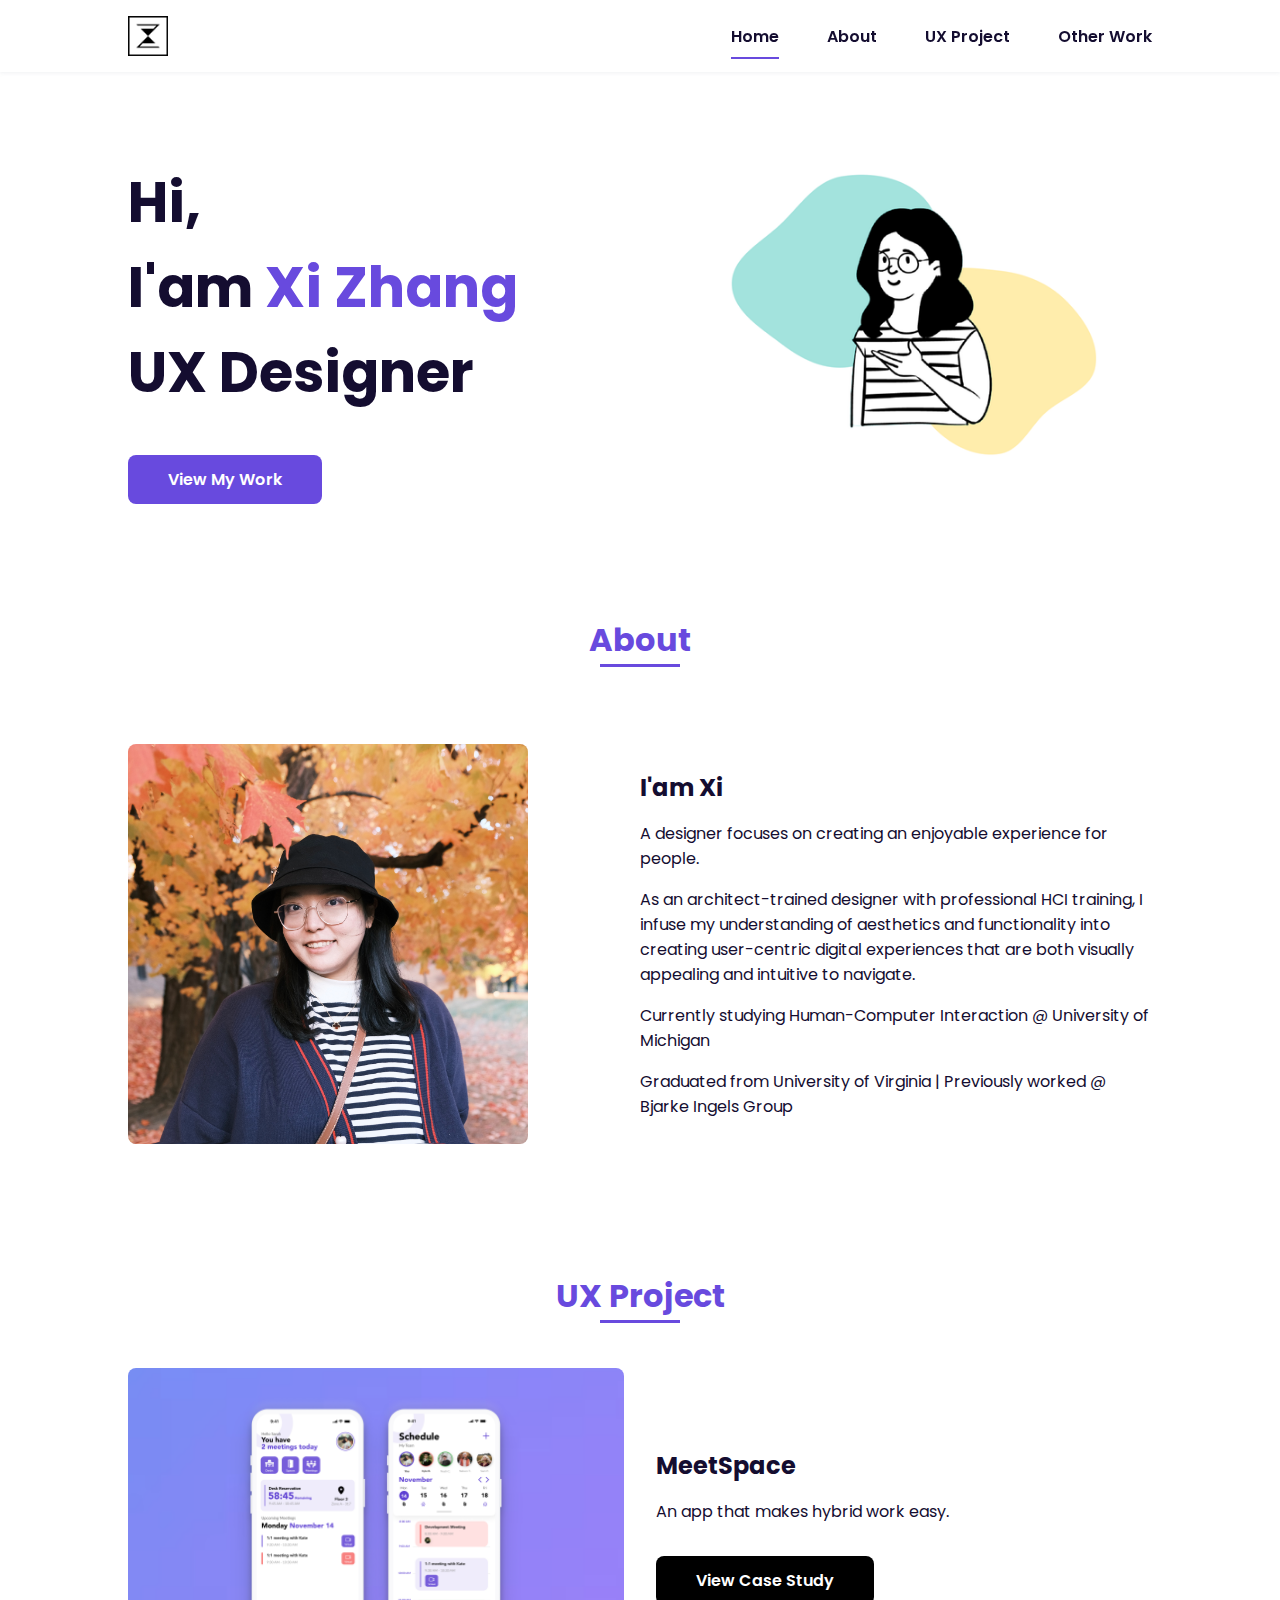
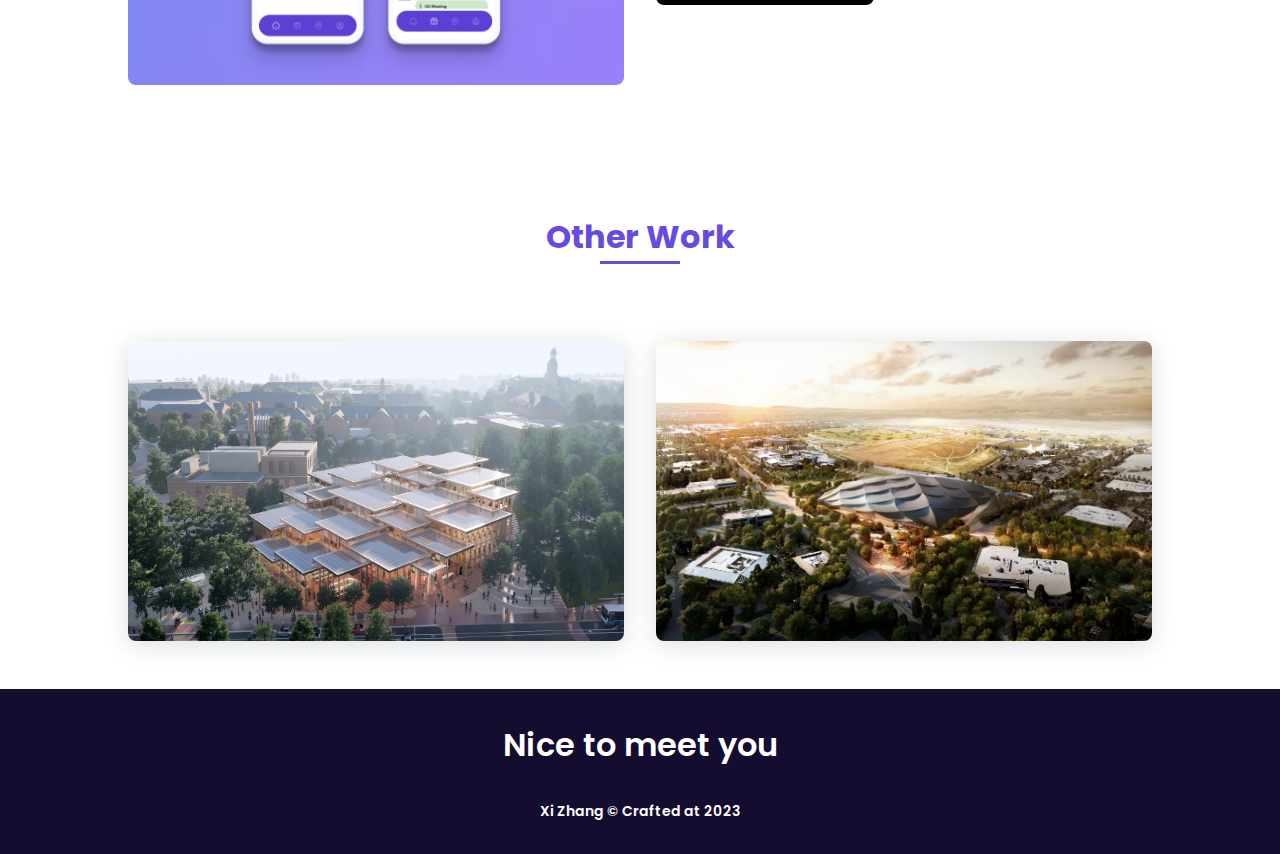
<file: index.html>
<!DOCTYPE html>
<html lang="en">
    <head>
        <meta charset="UTF-8">
        <meta name="viewport" content="width=device-width, initial-scale=1.0">

        <link rel="stylesheet" href="assets/css/styles.css">
        <link href="https://fonts.googleapis.com/css2?family=Poppins:wght@400;600;700&display=swap" rel="stylesheet">

        <link rel="icon" href="assets/img/logo.png" type="image/png">
        <title>Xi Zhang's Portfolio</title>
    </head>
    <body>
        <!--===== HEADER =====-->
        <header class="l-header">
            <nav class="nav bd-grid">
                <div>
                    <a href="#" id="jump-to-top" class="nav__logo"><img src="assets/img/logo.png" width="40px" alt="Xi Zhang_logo"></a>
                </div>

                <div class="nav__menu" id="nav-menu">
                    <ul class="nav__list">
                        <li class="nav__item"><a href="index.html" class="nav__link active">Home</a></li>
                        <li class="nav__item"><a href="about.html" class="nav__link">About</a></li>
                        <li class="nav__item"><a href="ux.html" class="nav__link">UX Project</a></li>
                        <li class="nav__item"><a href="other.html" class="nav__link">Other Work</a></li>
                    </ul>
                </div>
            </nav>
        </header>

        <main class="l-main">
            <!--===== HOME =====-->
            <section class="home bd-grid" id="home">
                <div class="home__data">
                    <h1 class="home__title">Hi,<br>I'am <span class="home__title-color">Xi Zhang</span><br> UX Designer</h1>
                    <a href="ux.html" class="button">View My Work</a>
                </div>

                <div class="home__img">
                    <image src="assets/img/portrait.png" width="500" alt="photo of Xi"/>
                </div>
            </section>

            <!--===== ABOUT =====-->
            <section class="about section " id="about">
                <h2 class="section-title">About</h2>

                <div class="about__container bd-grid">
                    <div class="about__img">
                        <img src="assets/img/about.jpg" wdith="600px" alt="Xi's photo">
                    </div>
                    
                    <div>
                        <h2 class="about__subtitle">I'am Xi</h2>
                        <p class="about__text">A designer focuses on creating an enjoyable experience for people.</p>
                        <p class="about__text">As an architect-trained designer with professional HCI training, I infuse my understanding of aesthetics and functionality into creating user-centric digital experiences that are both visually appealing and intuitive to navigate.</p>
                        <p class="about__text">Currently studying Human-Computer Interaction @ University of Michigan</p>
                        <p class="about__text"></p>
                        Graduated from University of Virginia | Previously worked @ Bjarke Ingels Group </p>
                    </div>
                </div>
            </section>

            <!--===== UX Project =====-->
            <section class="ux section" id="ux">
                <h2 class="section-title">UX Project</h2>

                <div class="ux__container bd-grid">
                    <div>
                        <img src="assets/img/Cover.png" alt="project cover" class="ux__img">
                    </div>
                    <div>
                        <h2 class="ux__subtitle">MeetSpace</h2>
                        <p class="ux__text">An app that makes hybrid work easy.</p>
                        <a href="ux.html" class="ux__button">View Case Study</a>
                    </div>

                    

                </div>
            </section>

            <!--===== WORK =====-->
            <section class="work section" id="work">
                <h2 class="section-title">Other Work</h2>

                <div class="work__container bd-grid">
                    <a href="https://www.archdaily.com/950923/big-selected-to-design-a-socially-engaging-hub-for-the-johns-hopkins-university" class="work__img">
                        <img src="assets/img/work1.jpeg" alt="JHU student center">
                    </a>
                    <a href="https://big.dk/projects/google-hq-3070" class="work__img">
                        <img src="assets/img/work2.jpeg" alt="Google Charleston East">
                    </a>
                    
                </div>
            </section>

        </main>

        <!--===== FOOTER =====-->
        <footer class="footer">
            <p class="footer__title">Nice to meet you</p>
            <p class="footer__copy">Xi Zhang &#169; Crafted at 2023</p>
        </footer>

        <!--===== MAIN JS =====-->

        <script>
            document.getElementById('jump-to-top').addEventListener('click', function(event) {
              event.preventDefault();
              window.scrollTo({ top: 0, behavior: 'smooth' });
            });
          </script>
    </body>
</html>
</file>
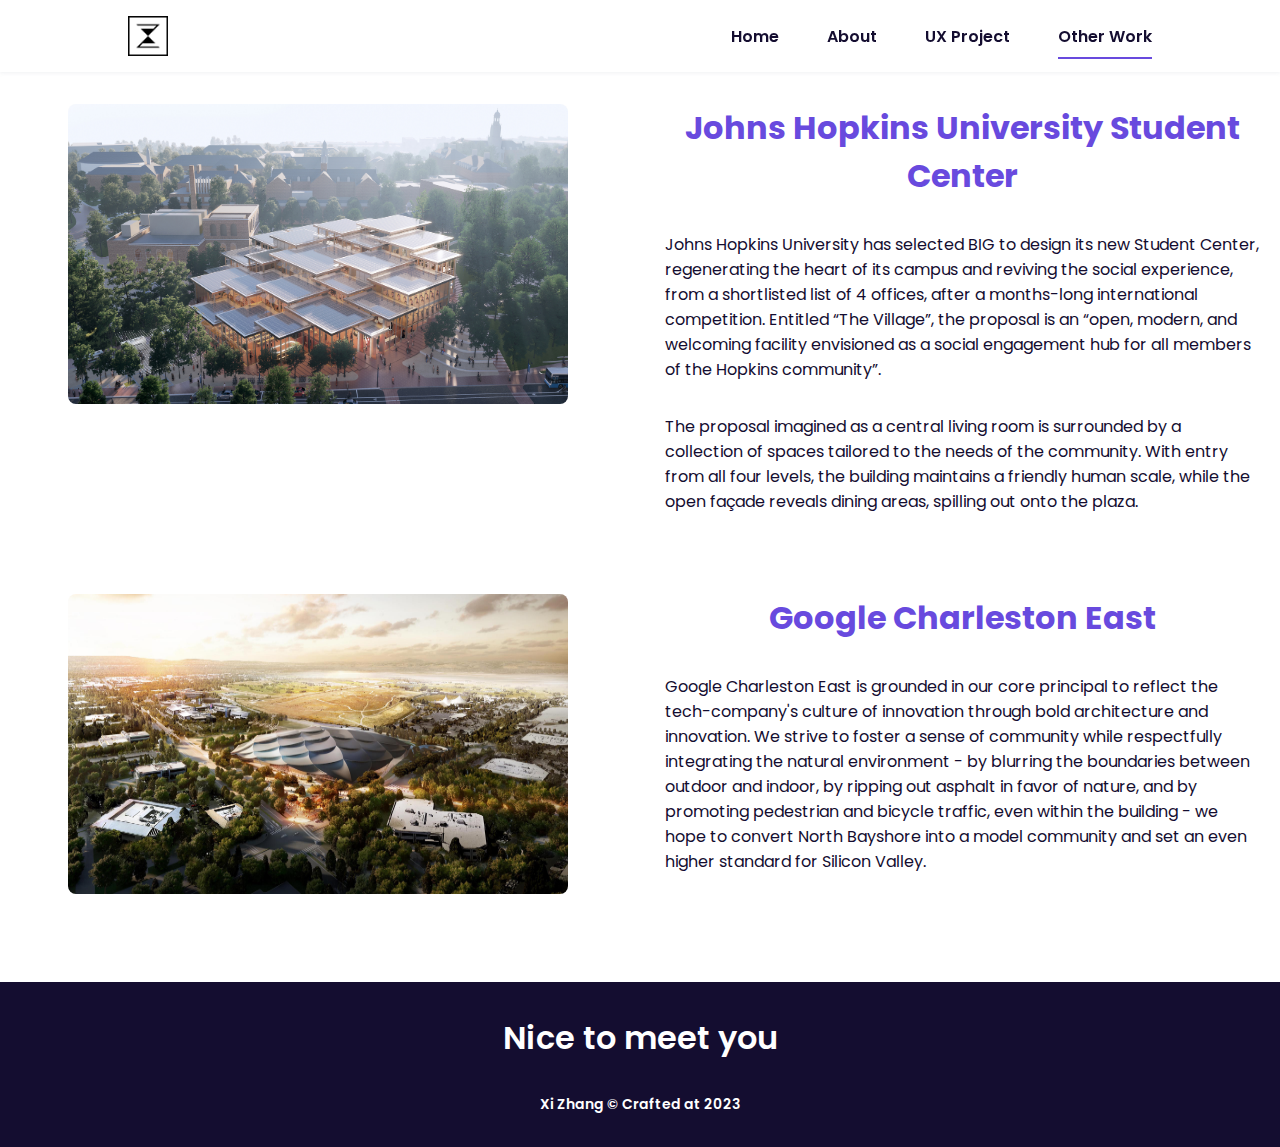
<file: other.html>
<!DOCTYPE html>
<html lang="en">
    <head>
        <meta charset="UTF-8">
        <meta name="viewport" content="width=device-width, initial-scale=1.0">

        <link rel="stylesheet" href="assets/css/styles.css">
        <link href="https://fonts.googleapis.com/css2?family=Poppins:wght@400;600;700&display=swap" rel="stylesheet">

        <link rel="icon" href="assets/img/logo.png" type="image/png">
        <title>Xi Zhang's Portfolio</title>
    </head>
    <body>
        <!--===== HEADER =====-->
        <header class="l-header">
            <nav class="nav bd-grid">
                <div>
                    <a href="#" id="jump-to-top" class="nav__logo"><img src="assets/img/logo.png" width="40px" alt="Xi Zhang_logo"></a>
                </div>

                <div class="nav__menu" id="nav-menu">
                    <ul class="nav__list">
                        <li class="nav__item"><a href="index.html" class="nav__link">Home</a></li>
                        <li class="nav__item"><a href="about.html" class="nav__link">About</a></li>
                        <li class="nav__item"><a href="ux.html" class="nav__link">UX Project</a></li>
                        <li class="nav__item"><a href="other.html" class="nav__link  active">Other Work</a></li>
                    </ul>
                </div>
            </nav>
        </header>

        <main class="l-main">
            <!--===== ABOUT =====-->
            <section class="work section" id="work">

                <div class="project__container">
                    <div class="column">
                    <a href="https://www.archdaily.com/950923/big-selected-to-design-a-socially-engaging-hub-for-the-johns-hopkins-university" class="work__img">
                        <img src="assets/img/work1.jpeg" alt="JHU student center">
                    </a>
                    </div>
                     <div class="column">
                        <h2 class="section-subtitle" style="color:#684ADE">Johns Hopkins University Student Center </h2>
                        <p>Johns Hopkins University has selected BIG to design its new Student Center, regenerating the heart of its campus and reviving the social experience, from a shortlisted list of 4 offices, after a months-long international competition. Entitled “The Village”, the proposal is an “open, modern, and welcoming facility envisioned as a social engagement hub for all members of the Hopkins community”.</p> <p>The proposal imagined as a central living room is surrounded by a collection of spaces tailored to the needs of the community. With entry from all four levels, the building maintains a friendly human scale, while the open façade reveals dining areas, spilling out onto the plaza.</p>
                    </div>    
                </div>

                <div class="project__container">
                    <div class="column">
                        <a href="https://big.dk/projects/google-hq-3070" class="work__img">
                            <img src="assets/img/work2.jpeg" alt="Google Charleston East">
                        </a>
                    </div>
                     <div class="column">
                        <h2 class="section-subtitle" style="color:#684ADE">Google Charleston East </h2>
                        <p>Google Charleston East is grounded in our core principal to reflect the tech-company's culture of innovation through bold architecture and innovation. We strive to foster a sense of community while respectfully integrating the natural environment - by blurring the boundaries between outdoor and indoor, by ripping out asphalt in favor of nature, and by promoting pedestrian and bicycle traffic, even within the building - we hope to convert North Bayshore into a model community and set an even higher standard for Silicon Valley.</p>
                    </div>    
                </div>




            </section>

        </main>

        <!--===== FOOTER =====-->
        <footer class="footer">
            <p class="footer__title">Nice to meet you</p>
            <p class="footer__copy">Xi Zhang &#169; Crafted at 2023</p>
        </footer>

        <!--===== MAIN JS =====-->
        <script>
            document.getElementById('jump-to-top').addEventListener('click', function(event) {
              event.preventDefault();
              window.scrollTo({ top: 0, behavior: 'smooth' });
            });
          </script>
    </body>
</html>
</file>
<file: assets/css/styles.css>
/*===== VARIABLES CSS =====*/
:root {
  --header-height: 3rem;
  --font-semi: 600;
  /*===== Colores =====*/
  /*#684ADE*/
  /* HSL color mode */
  --hue-color: 252;
  --first-color: hsl(var(--hue-color), 69%, 58%);
  --second-color: hsl(var(--hue-color), 56%, 12%);
  /*===== Fuente y tipografia =====*/
  --body-font: 'Poppins', sans-serif;
  --big-font-size: 2rem;
  --h2-font-size: 1.25rem;
  --normal-font-size: .938rem;
  --smaller-font-size: .75rem;
  /*===== Margenes =====*/
  --mb-2: 1rem;
  --mb-4: 2rem;
  --mb-5: 2.5rem;
  --mb-6: 3rem;
  /*===== z index =====*/
  --z-back: -10;
  --z-fixed: 100;
}

@media screen and (min-width: 968px) {
  :root {
    --big-font-size: 3.5rem;
    --h2-font-size: 2rem;
    --normal-font-size: 1rem;
    --smaller-font-size: .875rem;
  }
}

/*===== BASE =====*/
*, ::before, ::after {
  box-sizing: border-box;
}

html {
  scroll-behavior: smooth;
}

body {
  margin: var(--header-height) 0 0 0;
  font-family: var(--body-font);
  font-size: var(--normal-font-size);
  color: var(--second-color);
}

h1, h2, p {
  margin: 0;
}

ul {
  margin: 0;
  padding: 0;
  list-style: none;
}

a {
  text-decoration: none;
}

img {
  max-width: 100%;
  height: auto;
  display: block;
}

/*===== CLASS CSS ===== */
.section-title {
  position: relative;
  font-size: var(--h2-font-size);
  color: var(--first-color);
  margin-top: var(--mb-2);
  margin-bottom: var(--mb-4);
  text-align: center;
}

.section-title::after {
  position: absolute;
  content: '';
  width: 64px;
  height: 0.18rem;
  left: 0;
  right: 0;
  margin: auto;
  top: 2rem;
  background-color: var(--first-color);
}

.section {
  padding-top: 3rem;
  padding-bottom: 2rem;
}

/*===== LAYOUT =====*/
.bd-grid {
  max-width: 1024px;
  display: grid;
  margin-left: var(--mb-2);
  margin-right: var(--mb-2);
}

.l-header {
  width: 100%;
  position: fixed;
  top: 0;
  left: 0;
  z-index: var(--z-fixed);
  background-color: #fff;
  box-shadow: 0 1px 4px rgba(146, 161, 176, 0.15);
}

/*===== NAV =====*/
.nav {
  height: var(--header-height);
  display: flex;
  justify-content: space-between;
  align-items: center;
  font-weight: var(--font-semi);
}

@media screen and (max-width: 767px) {
  .nav__menu {
    position: fixed;
    top: var(--header-height);
    right: -100%;
    width: 80%;
    height: 100%;
    padding: 2rem;
    background-color: var(--second-color);
    transition: .5s;
  }
}

.nav__item {
  margin-bottom: var(--mb-4);
}

.nav__link {
  position: relative;
  color: #fff;
}

.nav__link:hover {
  position: relative;
}

.nav__link:hover::after {
  position: absolute;
  content: '';
  width: 100%;
  height: 0.18rem;
  left: 0;
  top: 2rem;
  background-color: var(--first-color);
}

.nav__logo {
  color: var(--second-color);
}

.nav__toggle {
  color: var(--second-color);
  font-size: 1.5rem;
  cursor: pointer;
}

/*Active menu*/
.active::after {
  position: absolute;
  content: '';
  width: 100%;
  height: 0.18rem;
  left: 0;
  top: 2rem;
  background-color: var(--first-color);
}

/*=== Show menu ===*/
.show {
  right: 0;
}

/*===== HOME =====*/
.home {
  position: relative;
  row-gap: 5rem;
  padding: 4rem 0 5rem;
}

.home__data {
  align-self: center;
}

.home__title {
  font-size: var(--big-font-size);
  margin-bottom: var(--mb-5);
}

.home__title-color {
  color: var(--first-color);
}

.home__social {
  display: flex;
  flex-direction: column;
}

.home__social-icon {
  width: max-content;
  margin-bottom: var(--mb-2);
  font-size: 1.5rem;
  color: var(--second-color);
}

.home__social-icon:hover {
  color: var(--first-color);
}

.home__img {
  position: absolute;
  right: 0;
  bottom: 0;
  width: 260px;
}

.home__blob {
  fill: var(--first-color);
}


/*BUTTONS*/
.button {
  display: inline-block;
  background-color: var(--first-color);
  color: #fff;
  padding: .75rem 2.5rem;
  font-weight: var(--font-semi);
  border-radius: .5rem;
  transition: .3s;
}

.button:hover {
  box-shadow: 0px 10px 36px rgba(0, 0, 0, 0.15);
}

/* ===== ABOUT =====*/
.about__container {
  row-gap: 2rem;
  text-align: center;
}

.about__subtitle {
  margin-bottom: var(--mb-2);
}

.about__text {
  margin-top: var(--mb-2);
}

.about__img {
  justify-self: left;
}

.about__img img {
  width: 400px;
  border-radius: .5rem;
}

.about_title {
  display: flex;
  margin-left: 20rem;
  margin-right: 20rem;
}

/* ===== UX Project =====*/
.ux__project {
  margin-left: 10%;
  margin-right: 10%;
}

.ux__container {
  row-gap: 2rem;
  text-align: center;
}

.ux__subtitle {
  margin-bottom: var(--mb-2);
}

.ux__text {
  margin-bottom: var(--mb-4);
}

.ux__data {
  display: flex;
  justify-content: space-between;
  align-items: center;
  position: relative;
  font-weight: var(--font-semi);
  padding: .5rem 1rem;
  margin-bottom: var(--mb-4);
  border-radius: .5rem;
  box-shadow: 0px 4px 25px rgba(14, 36, 49, 0.15);
}

.ux__icon {
  font-size: 2rem;
  margin-right: var(--mb-2);
  color: var(--first-color);
}

.ux__names {
  display: flex;
  align-items: center;
}

.ux__bar {
  position: absolute;
  left: 0;
  bottom: 0;
  background-color: var(--first-color);
  height: .25rem;
  border-radius: .5rem;
  z-index: var(--z-back);
}
.ux__button {
  display: inline-block;
  background-color: black;
  color: #fff;
  padding: .75rem 2.5rem;
  font-weight: var(--font-semi);
  border-radius: .5rem;
  transition: .3s;
}

.ux__html {
  width: 95%;
}

.ux__css {
  width: 85%;
}

.ux__js {
  width: 65%;
}

.ux__ux {
  width: 85%;
}

.ux__img {
  border-radius: .5rem;
}

.ux__project img {
  margin-left: auto;
  margin-right: auto;
  width: 100%;
  height: auto;
}



.project__container {
  margin: 0px;
  padding-top: 20px;
  padding-bottom: 20px;
  box-sizing: border-box;
  display: flex;
  flex-wrap: wrap;
  justify-content: center;

}

.project__container img {
  margin-left: auto;
  margin-right: auto;
  width: 100%;
  height: auto;
}

.column {
  flex: 1;
  margin-right: 10px;
  padding: 20px;
  box-sizing: border-box;
}

.column img {
  width: 100%;
  height: 60%;
  border-radius: .5rem;
}

.column p {
  display: flexbox;
  margin-top: 2rem;
}

.column:last-child {
  margin-right: 0;
}

.section-subtitle {
  width: 100%;
  position: relative;
  font-size: var(--h2-font-size);
  color: black;
  margin-top: auto;
  margin-bottom: auto;
  text-align: center;
}

.project__container:nth-child(3) p {
  display: flexbox;
  margin-left: 10%;
  margin-right: 10%;
  margin-top: 1rem;
  margin-bottom: 1rem;
}

.project__container:nth-child(4) h2 {
  display: flexbox;
  margin-left: 10%;
  margin-right: 10%;
  margin-top: 1rem;
  margin-bottom: 1rem;
}

.project__container:nth-child(5) p {
  display: flexbox;
  margin-left: 10%;
  margin-right: 10%;
  margin-top: 1rem;
  margin-bottom: 1rem;
}

.project__container:nth-child(7) img {
  display: flexbox;
  width: 60%;
  height: fit-content;
  margin-top: 1rem;
  margin-bottom: 1rem;
}

.project__container:nth-child(8) img {
  display: flexbox;
  width: 60%;
  height: fit-content;
  margin-top: 1rem;
  margin-bottom: 1rem;
}

.project__container:nth-child(9) img {
  display: flexbox;
  width: 60%;
  height: fit-content;
  margin-top: 1rem;
  margin-bottom: 1rem;
}

.project__container:nth-child(7) .column:last-child{
  margin-top: auto;
  margin-bottom: auto;
}

.project__container:nth-child(8) .column:first-child{
  margin-top: auto;
  margin-bottom: auto;
}

.project__container:nth-child(9) .column:last-child{
  margin-top: auto;
  margin-bottom: auto;
}

/* ===== WORK =====*/
.work__container {
  row-gap: 2rem;
}

.work__img {
  box-shadow: 0px 4px 25px rgba(14, 36, 49, 0.15);
  border-radius: .5rem;
  overflow: hidden;
}

.work__img img {
  transition: 1s;
  width: 500px;
  height: 300px;
}

.work__img img:hover {
  transform: scale(1.1);
}

/* ===== FOOTER =====*/
.footer {
  background-color: var(--second-color);
  color: #fff;
  text-align: center;
  font-weight: var(--font-semi);
  padding: 2rem 0;
}

.footer__title {
  font-size: 2rem;
  margin-bottom: var(--mb-4);
}

.footer__social {
  margin-bottom: var(--mb-4);
}

.footer__icon {
  font-size: 1.5rem;
  color: #fff;
  margin: 0 var(--mb-2);
}

.footer__copy {
  font-size: var(--smaller-font-size);
}

/* ===== MEDIA QUERIES=====*/
@media screen and (max-width: 320px) {
  .home {
    row-gap: 2rem;
  }
  .home__img {
    width: 200px;
  }
}

@media screen and (min-width: 576px) {
  .home {
    padding: 4rem 0 2rem;
  }
  .home__social {
    padding-top: 0;
    padding-bottom: 2.5rem;
    flex-direction: row;
    align-self: flex-end;
  }
  .home__social-icon {
    margin-bottom: 0;
    margin-right: var(--mb-4);
  }
  .home__img {
    width: 300px;
    bottom: 25%;
  }
  .about__container {
    grid-template-columns: repeat(2, 1fr);
    align-items: center;
    text-align: initial;
  }
  .about__photo {
    grid-template-columns: repeat(4, 1fr);
    align-items: center;
    text-align: initial;
  }
  .ux__container {
    grid-template-columns: .7fr;
    justify-content: center;
    column-gap: 1rem;
  }
  .work__container {
    grid-template-columns: repeat(2, 1fr);
    column-gap: 2rem;
    padding-top: 2rem;
  }
}

@media screen and (min-width: 768px) {
  body {
    margin: 0;
  }
  .section {
    padding-top: 4rem;
    padding-bottom: 3rem;
  }
  .section-title {
    margin-bottom: var(--mb-6);
  }
  .section-title::after {
    width: 80px;
    top: 3rem;
  }
  .nav {
    height: calc(var(--header-height) + 1.5rem);
  }
  .nav__list {
    display: flex;
    padding-top: 0;
  }
  .nav__item {
    margin-left: var(--mb-6);
    margin-bottom: 0;
  }
  .nav__toggle {
    display: none;
  }
  .nav__link {
    color: var(--second-color);
  }
  .home {
    padding: 8rem 0 2rem;
  }
  .home__img {
    width: 400px;
    bottom: 10%;
  }
  .about__container {
    padding-top: 2rem;
  }
  .about__img img {
    width: 400px;
  }
  .ux__container {
    grid-template-columns: repeat(2, 1fr);
    column-gap: 2rem;
    align-items: center;
    text-align: initial;
  }
  .work__container {
    grid-template-columns: repeat(2, 1fr);
    column-gap: 2rem;
  }
}

@media screen and (min-width: 992px) {
  .bd-grid {
    margin-left: auto;
    margin-right: auto;
  }
  .home {
    padding: 10rem 0 2rem;
  }
  .home__img {
    width: 450px;
  }
}
</file>
